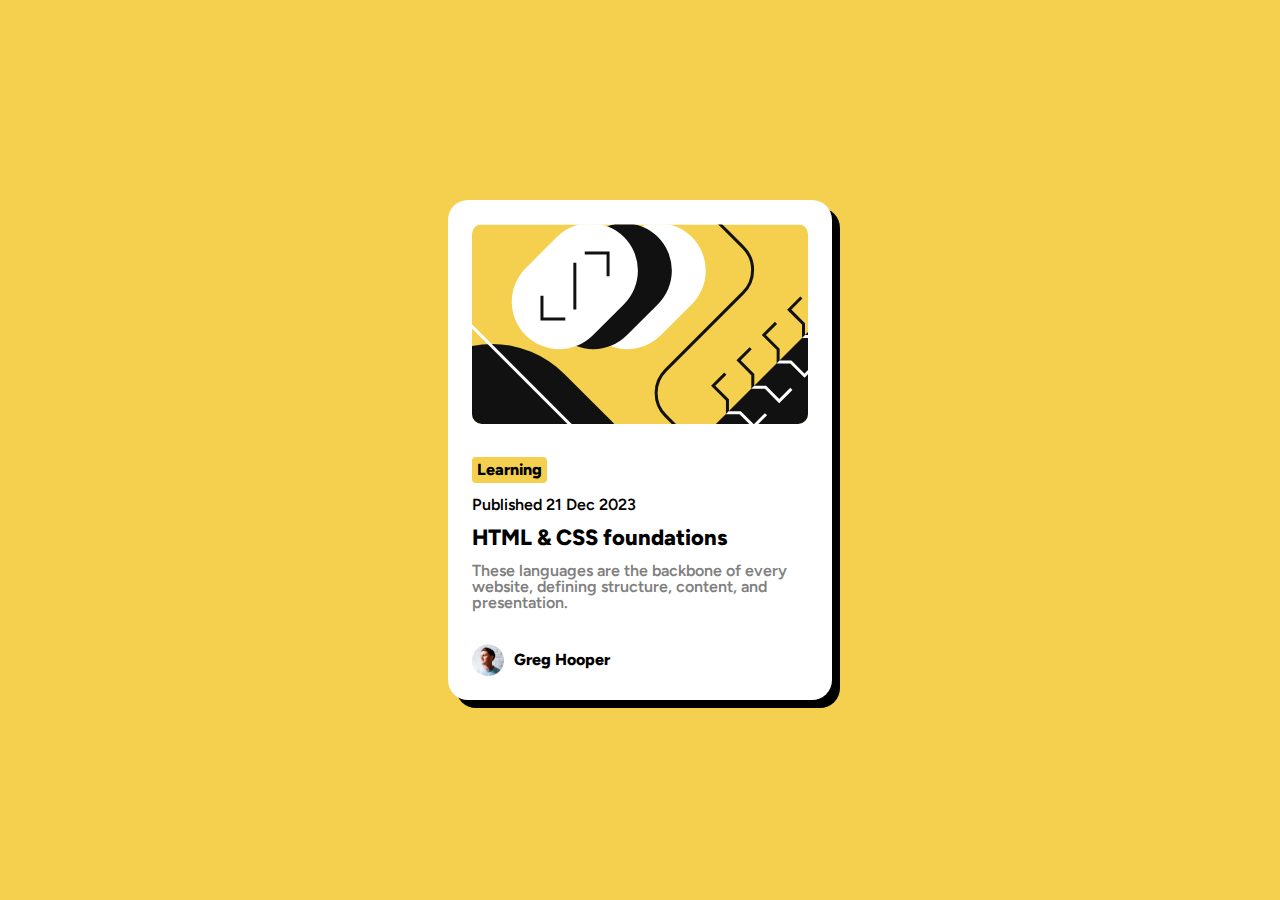
<file: blog preview card/index.html>
<!DOCTYPE html>
<html lang="en">
  <head>
    <meta charset="UTF-8" />
    <meta name="viewport" content="width=device-width, initial-scale=1.0" />
    <title>blog preview card</title>
    <link rel="stylesheet" href="style.css" />
    <link rel="stylesheet" href="../reset.css" />
    <link
      rel="shortcut icon"
      href="assets/images/favicon-32x32.png"
      type="image/x-icon"
    />
  </head>
  <body>
    <section class="container">
      <div class="picture">
        <img
          src="assets/images/illustration-article.svg"
          alt="a background design"
        />
      </div>
      <section class="txt-content">
        <p>Learning</p>
        <p>Published 21 Dec 2023</p>
        <h1>HTML & CSS foundations</h1>
        <h5>
          These languages are the backbone of every website, defining structure,
          content, and presentation.
        </h5>
      </section>
      <div class="profile">
        <img
          src="assets/images/image-avatar.webp"
          alt="profile picture of Greg Hooper"
        />
        <p>Greg Hooper</p>
      </div>
    </section>
  </body>
</html>
</file>
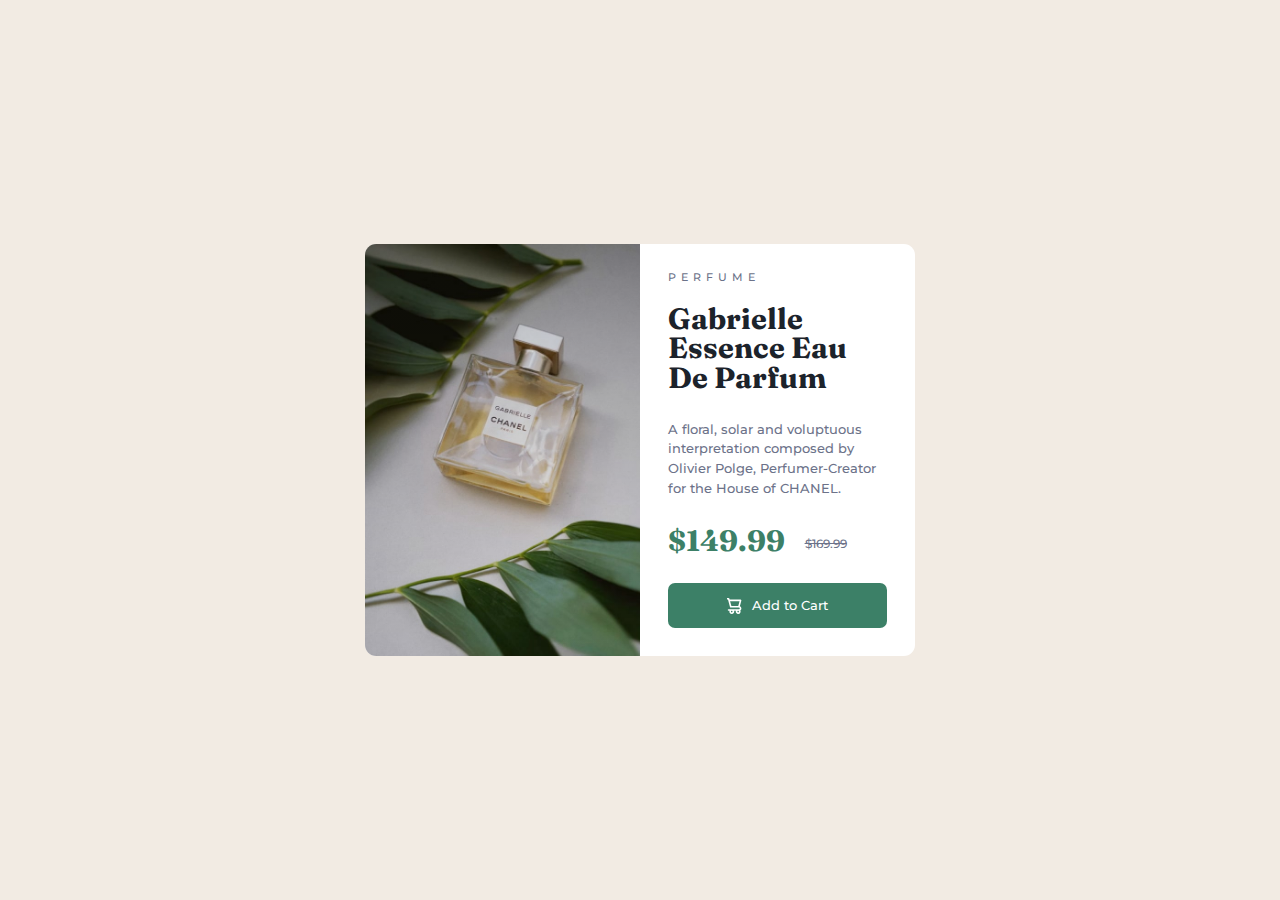
<file: product reveiew card/index.html>
<!DOCTYPE html>
<html lang="en">
  <head>
    <meta charset="UTF-8" />
    <meta name="viewport" content="width=device-width, initial-scale=1.0" />
    <!-- displays site properly based on user's device -->

    <link
      rel="icon"
      type="image/png"
      sizes="32x32"
      href="./images/favicon-32x32.png"
    />
    <link
      rel="stylesheet"
      href="https://cdnjs.cloudflare.com/ajax/libs/font-awesome/6.5.1/css/all.min.css"
    />
    <link rel="stylesheet" href="style.css" />
    <link rel="stylesheet" href="../reset.css" />
    <title>Frontend Mentor | Product preview card component</title>
    <link rel="preconnect" href="https://fonts.googleapis.com" />
    <link rel="preconnect" href="https://fonts.gstatic.com" crossorigin />
    <link
      href="https://fonts.googleapis.com/css2?family=Montserrat:ital,wght@0,100..900;1,100..900&display=swap"
      rel="stylesheet"
    />
    <link rel="preconnect" href="https://fonts.googleapis.com" />
    <link rel="preconnect" href="https://fonts.gstatic.com" crossorigin />
    <link
      href="https://fonts.googleapis.com/css2?family=Fraunces:ital,opsz,wght@0,9..144,100..900;1,9..144,100..900&family=Montserrat:ital,wght@0,100..900;1,100..900&display=swap"
      rel="stylesheet"
    />
  </head>
  <body>
    <div class="container">
      <div class="image-box">
        <div class="gradient"></div>
        <img src="images/image-product-mobile.jpg" class="mobile-only" />
        <img src="images/image-product-desktop.jpg" class="desktop-only" />
      </div>
      <section class="info">
        <p class="p-clr ff-2">PERFUME</p>
        <h1 class="heading heading-clr fw-bold ff-1">
          Gabrielle Essence Eau De Parfum
        </h1>
        <p class="p-clr ff-2">
          A floral, solar and voluptuous interpretation composed by Olivier
          Polge, Perfumer-Creator for the House of CHANEL.
        </p>
        <p>
          <b class="heading main-clr fw-bold ff-1">$149.99 </b
          ><s class="p-clr ff-2">$169.99</s>
        </p>
        <a href="#" class="ff-2">
          <img src="images/icon-cart.svg" /> Add to Cart
        </a>
      </section>
    </div>
  </body>
</html>
</file>
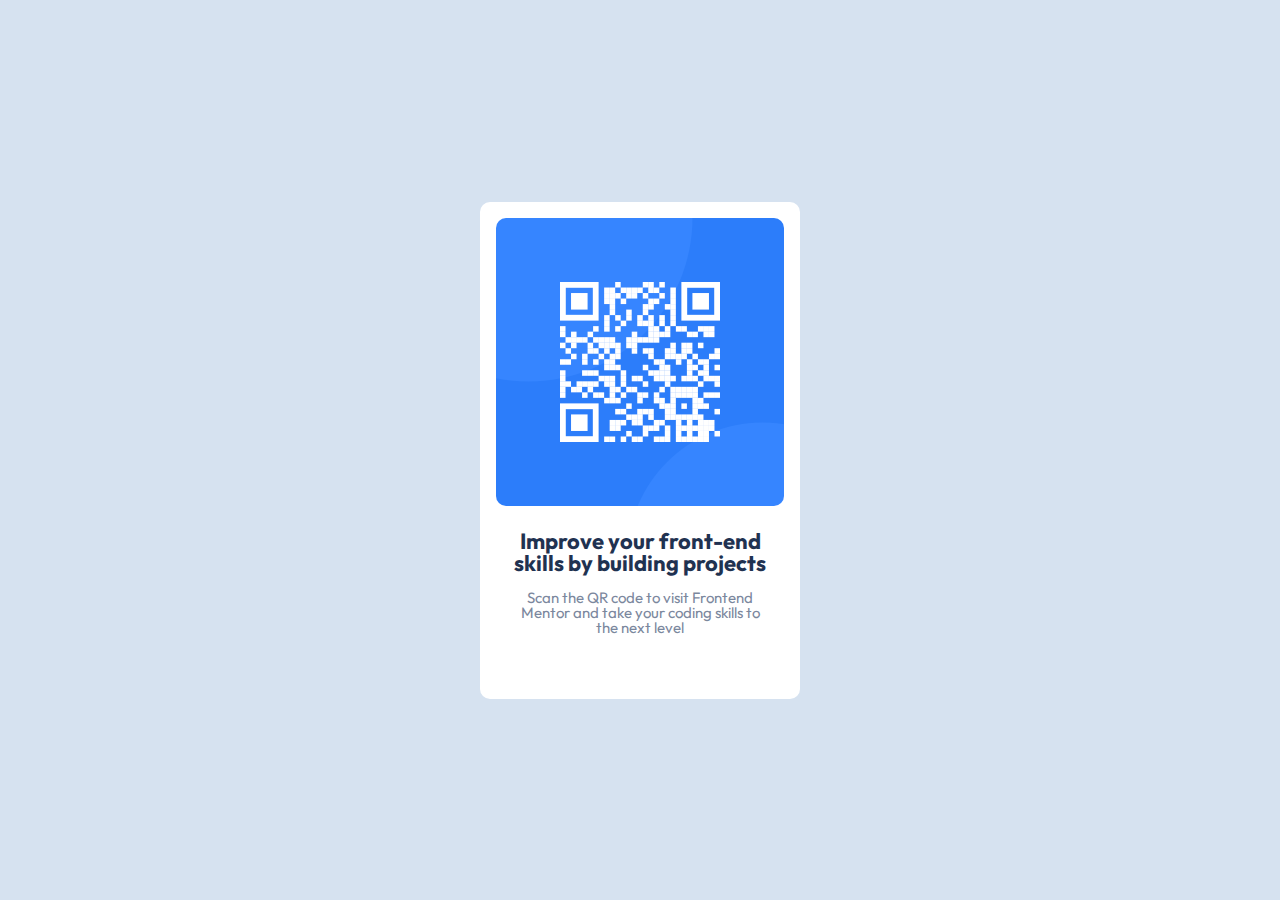
<file: QR code/index.html>
<!DOCTYPE html>
<html lang="en">
  <head>
    <meta charset="UTF-8" />
    <meta name="viewport" content="width=device-width, initial-scale=1.0" />
    <title>qr-component</title>
    <link rel="stylesheet" href="style.css" />
    <link rel="stylesheet" href="../reset.css" />
    <link
      rel="shortcut icon"
      href="images/favicon-32x32.png"
      type="image/x-icon"
    />
    <link rel="preconnect" href="https://fonts.googleapis.com" />
    <link rel="preconnect" href="https://fonts.gstatic.com" crossorigin />
    <link
      href="https://fonts.googleapis.com/css2?family=Outfit:wght@100..900&display=swap"
      rel="stylesheet"
    />
  </head>
  <body>
    <div class="container">
      <div class="qr-code">
        <img src="images/image-qr-code.png" alt="a picture of a qr qr-code" />
      </div>
      <div class="text-content">
        <h1>Improve your front-end skills by building projects</h1>
        <p>
          Scan the QR code to visit Frontend Mentor and take your coding skills
          to the next level
        </p>
      </div>
    </div>
  </body>
</html>
</file>
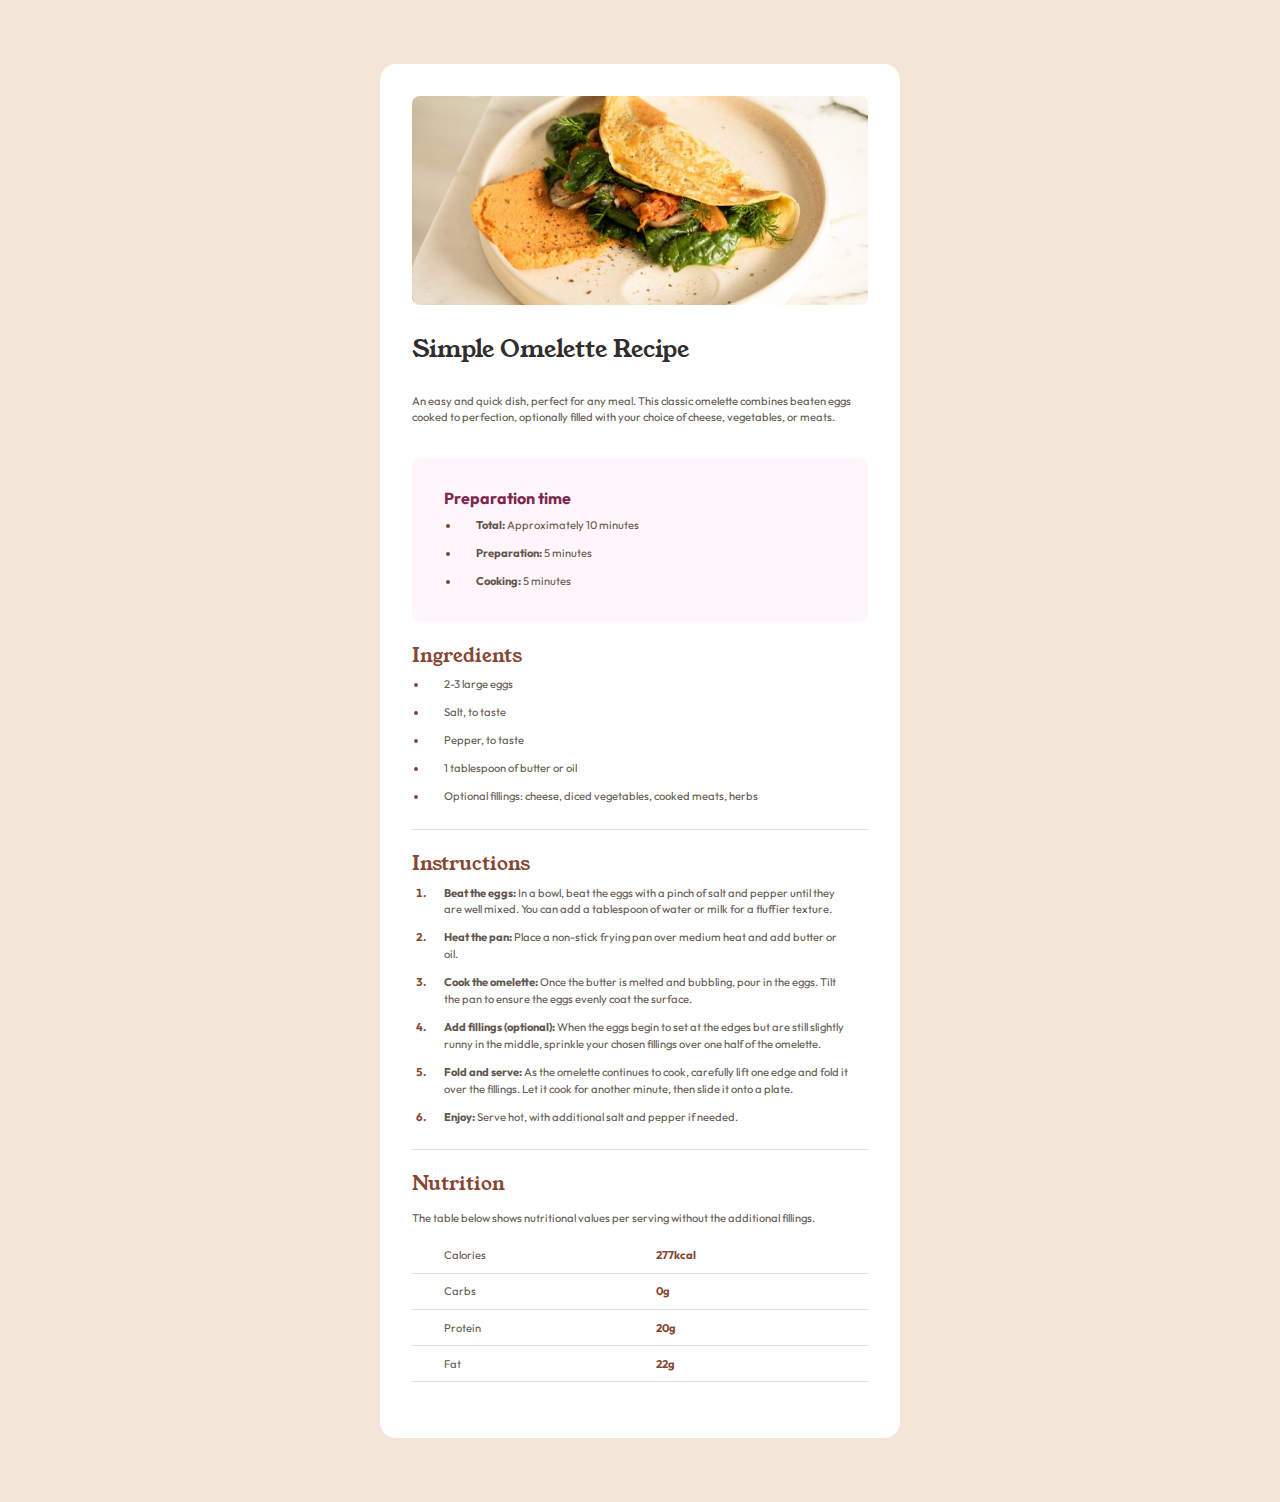
<file: recipe page/index.html>
<!DOCTYPE html>
<html lang="en">
  <head>
    <meta charset="UTF-8" />
    <meta name="viewport" content="width=device-width, initial-scale=1.0" />
    <link rel="stylesheet" href="../reset.css" />
    <link rel="stylesheet" href="style.css" />
    <link
      rel="icon"
      type="image/png"
      sizes="32x32"
      href="./assets/images/favicon-32x32.png"
    />
    <title>Frontend Mentor | Recipe page</title>
  </head>
  <body>
    <div class="container">
      <img src="assets/images/image-omelette.jpeg" alt="" />
      <section class="introduction">
        <h1 class="font-family font-size-h title-clr">
          Simple Omelette Recipe
        </h1>
        <p class="p-clr">
          An easy and quick dish, perfect for any meal. This classic omelette
          combines beaten eggs cooked to perfection, optionally filled with your
          choice of cheese, vegetables, or meats.
        </p>
        <div class="prep-time">
          <h6 class="sub-heading-clr fw-bold">Preparation time</h6>
          <ul role="list" class="ul">
            <li><b>Total: </b> Approximately 10 minutes</li>
            <li><b>Preparation: </b>5 minutes</li>
            <li><b>Cooking: </b>5 minutes</li>
          </ul>
        </div>
      </section>

      <section class="ingredients">
        <ul role="list" class="ul">
          <lh class="heading-clr font-family font-size-sh">Ingredients</lh>
          <li>2-3 large eggs</li>
          <li>Salt, to taste</li>
          <li>Pepper, to taste</li>
          <li>1 tablespoon of butter or oil</li>
          <li>
            Optional fillings: cheese, diced vegetables, cooked meats, herbs
          </li>
        </ul>
      </section>
      <hr class="hr-clr" />
      <section class="Instructions">
        <h4 class="heading-clr font-family font-size-sh">Instructions</h4>
        <ul role="list" class="ol">
          <li>
            <b> Beat the eggs:</b> In a bowl, beat the eggs with a pinch of salt
            and pepper until they are well mixed. You can add a tablespoon of
            water or milk for a fluffier texture.
          </li>
          <li>
            <b> Heat the pan:</b> Place a non-stick frying pan over medium heat
            and add butter or oil.
          </li>
          <li>
            <b> Cook the omelette:</b> Once the butter is melted and bubbling,
            pour in the eggs. Tilt the pan to ensure the eggs evenly coat the
            surface.
          </li>
          <li>
            <b> Add fillings (optional):</b> When the eggs begin to set at the
            edges but are still slightly runny in the middle, sprinkle your
            chosen fillings over one half of the omelette.
          </li>
          <li>
            <b>Fold and serve: </b>As the omelette continues to cook, carefully
            lift one edge and fold it over the fillings. Let it cook for another
            minute, then slide it onto a plate.
          </li>
          <li>
            <b>Enjoy:</b> Serve hot, with additional salt and pepper if needed.
          </li>
        </ul>
      </section>
      <hr class="hr-clr" />
      <section class="nutrition">
        <h4 class="heading-clr font-family font-size-sh">Nutrition</h4>
        <p>
          The table below shows nutritional values per serving without the
          additional fillings.
        </p>
        <ul>
          <li>
            Calories
            <i> 277kcal</i>
          </li>
          <li>
            Carbs
            <i> 0g</i>
          </li>
          <li>
            Protein
            <i> 20g</i>
          </li>
          <li>
            Fat
            <i>22g</i>
          </li>
        </ul>
      </section>
    </div>
  </body>
</html>
</file>
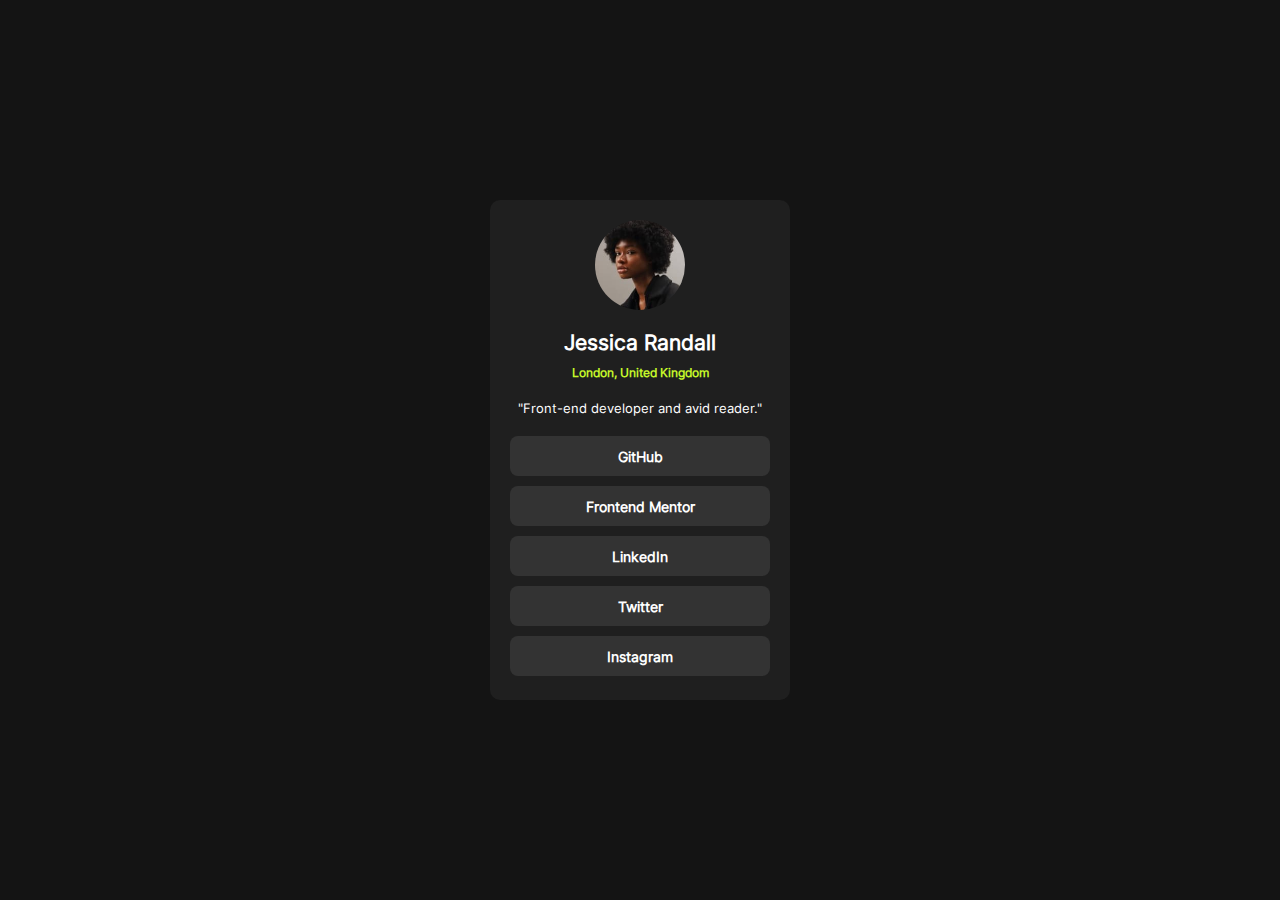
<file: social links/index.html>
<!DOCTYPE html>
<html lang="en">
  <head>
    <meta charset="UTF-8" />
    <meta name="viewport" content="width=device-width, initial-scale=1.0" />
    <title>social links</title>
    <link rel="stylesheet" href="style.css" />
    <link rel="stylesheet" href="reset.css" />
    <link
      rel="shortcut icon"
      href="assets/images/favicon-32x32.png"
      type="image/x-icon"
    />
  </head>
  <body>
    <div class="container">
      <section class="profile">
        <img
          src="assets/images/avatar-jessica.jpeg"
          alt="profile picture of Jessica Randall"
        />
        <h3>Jessica Randall</h3>
        <h4>London, United Kingdom</h4>
      </section>
      <section class="social-media">
        <p>"Front-end developer and avid reader."</p>
        <ul>
          <li><a href="">GitHub</a></li>
          <li><a href="">Frontend Mentor</a></li>
          <li><a href="">LinkedIn</a></li>
          <li><a href="">Twitter</a></li>
          <li><a href="">Instagram</a></li>
        </ul>
      </section>
    </div>
  </body>
</html>
</file>
<file: blog preview card/style.css>
:root {
  --main-clr: hsl(47, 88%, 63%);
  --neutral-clr: hsl(0, 0%, 100%);
  --h-clr: hsl(0, 0%, 7%);
  --p-clr: hsl(0, 0%, 50%);

  --fs-xs: 12px;
  --fs-s: 14px;
  --fs-m: 20px;

  --fw-semi-bold: 500;
  --fw-bold: 800;

  --space: var(--fs-xs);
  font-family: "fig-tree-bold";
}

@font-face {
  font-family: fig-tree-bold;
  src: url(assets/fonts/static/Figtree-ExtraBold.ttf);
}
@font-face {
  font-family: fig-tree-semi-bold;
  src: url(assets/fonts/static/Figtree-SemiBold.ttf);
}

body {
  height: 100vh;
  background-color: var(--main-clr);
  display: flex;
  justify-content: center;
  align-items: center;
}

.container {
  background-color: var(--neutral-clr);
  width: 327px;
  height: 500px;
  padding: 24px;
  border-radius: 20px;
  display: flex;
  flex-direction: column;
  justify-content: space-between;
  box-shadow: 8px 8px #000;
  transition: box-shadow 0.5s;
}
.container:hover {
  box-shadow: 16px 16px #000;
}

.picture img {
  height: 200px;
  width: 100%;
  object-fit: cover;
  border-radius: 10px;
}

.txt-content > *:not(:first-child) {
  margin-top: var(--space);
}
.txt-content p:nth-child(1) {
  display: inline-block;
  background-color: var(--main-clr);
  padding: 5px;
  border-radius: 4px;
}
.txt-content p:nth-child(2) {
  font-size: var(--fs-s);
  font-family: "fig-tree-semi-bold";
}
.txt-content h1 {
  font-size: var(--fs-m);
  font-weight: var(--fw-bold);
  transition: color 0.5s;
}
.txt-content h1:hover {
  color: var(--main-clr);
}
.txt-content h5 {
  color: var(--p-clr);
  font-family: "fig-tree-semi-bold";
  font-size: var(--fs-s);
}

.profile {
  display: flex;
  align-items: center;
}
.profile img {
  width: 32px;
}
.profile p {
  font-size: var(--fs-s);
  font-weight: var(--fw-bold);
  margin-left: 10px;
}

@media screen and (min-width: 768px) {
  :root {
    --fs-xs: 14px;
    --fs-s: 16px;
    --fs-m: 22px;
  }
  .container {
    width: 384px;
  }

  .txt-content h5 {
    font-size: 16px;
  }
}
</file>
<file: product reveiew card/style.css>
:root {
  --Darkcyan: hsl(158, 36%, 37%);
  --Cream: hsl(30, 38%, 92%);
  --Verydarkblue: hsl(212, 21%, 14%);
  --Darkgrayishblue: hsl(228, 12%, 48%);
  --White: hsl(0, 0%, 100%);

  --ff-fraunces: "Fraunces", serif;
  --ff-montserrat: "Montserrat", serif;

  font-size: 14px;
  font-weight: 500;
}

.desktop-only {
  display: none;
}
.mobile-only {
  display: block;
}

body {
  background-color: var(--Cream);
  height: 100vh;
  display: flex;
  justify-content: center;
  align-items: center;
}
.container {
  font-family: "Montserrat", serif;
  background: var(--White);
  display: flex;
  flex-direction: column;
  width: 335px;
  border-radius: 0.8rem;
}
.image-box {
  position: relative;
  width: 100%;
  height: fit-content;
  border-radius: 0.8rem 0.8em 0 0;
  overflow: hidden;
}
.gradient {
  position: absolute;
  width: 100%;
  height: 100%;
  background: linear-gradient(rgba(0, 0, 0, 0.2), transparent);
}
.info {
  padding: 1.5rem;
}
.info p:nth-child(1) {
  letter-spacing: 5px;
}
.info h1 {
  margin-block: 1rem;
}
.info p:nth-child(3) {
  line-height: 1.5;
  margin-bottom: 1.5rem;
}
.info p:nth-child(4) {
  display: flex;
  align-items: center;
  gap: 1rem;
}

.info a {
  color: var(--White);
  display: flex;
  align-items: center;
  justify-content: center;
  gap: 1rem;
  background-color: var(--Darkcyan);
  padding: 1em;
  margin-top: 1rem;
  border-radius: 0.5rem;
}

@media screen and (min-width: 768px) {
  .desktop-only {
    display: block;
  }
  .mobile-only {
    display: none;
  }
  .container {
    flex-direction: row;
    width: 550px;
    font-size: 13px;
  }
  .image-box {
    border-radius: 0.8rem 0 0 0.8rem;
    width: 50%;
    height: 100%;
  }
  .info {
    width: 50%;
    padding: 1rem 2rem 1rem;
  }
  .info p:nth-child(1) {
    font-size: 11px;
    margin-block: 1rem 1.5rem;
  }
  .info p:nth-child(3) {
    font-size: 0.93rem;
    margin-block: 2rem;
    line-height: 1.5;
  }
  .info p:nth-child(4) {
    margin-bottom: 2rem;
  }
  .info s {
    font-size: 0.85rem;
    margin-left: 0.4rem;
    margin-top: 0.4rem;
  }
  .info a {
    padding: 1.1em 2em;
    gap: 10px;
  }
  .info a:hover {
    background-color: hsl(156, 42%, 18%);
  }
}

/* Utility classes */

.ff-1 {
  font-family: var(--ff-fraunces);
}
.ff-2 {
  font-family: var(--ff-montserrat);
}
.heading-clr {
  color: var(--Verydarkblue);
}
.p-clr {
  color: var(--Darkgrayishblue);
}
.main-clr {
  color: var(--Darkcyan);
}
.heading {
  font-size: 2.1rem;
}
.fw-bold {
  font-weight: 700;
}
</file>
<file: QR code/style.css>
:root {
  font-family: "Outfit", sans-serif;

  --fs-h: 22px;
  --fs-p: 15px;

  --color-bg: hsl(212, 45%, 89%);
  --color-bg-2: hsl(0, 0%, 100%);
  --color-h: hsl(218, 44%, 22%);
  --color-p: hsl(220, 15%, 55%);

  --space-16: 16px;

  --border-radius: 10px;

  --fw-regular: 400;
  --fw-bold: 700;
}

body {
  display: flex;
  height: 100vh;
  justify-content: center;
  align-items: center;
  background-color: var(--color-bg);
}
.container {
  width: 320px;
  height: 497px;
  background-color: var(--color-bg-2);
  border-radius: var(--border-radius);
  padding: 16px;
}
.qr-code img {
  border-radius: var(--border-radius);
}

.text-content {
  margin-top: 24px;
  text-align: center;
}
.text-content h1 {
  font-size: var(--fs-h);
  font-weight: var(--fw-bold);
  color: var(--color-h);
}
.text-content p {
  font-size: var(--fs-p);
  font-weight: var(--fw-regular);
  color: var(--color-p);
  margin: 16px;
}
</file>
<file: recipe page/style.css>
:root {
  --primary-clr: hsl(14, 45%, 36%);
  --secondary-clr: hsl(332, 51%, 32%);

  --neutral-clr-1: hsl(0, 0%, 100%);
  --neutral-clr-2: hsl(330, 100%, 98%);
  --neutral-clr-3: hsl(30, 54%, 90%);
  --neutral-clr-4: hsl(30, 18%, 87%);
  --neutral-clr-5: hsl(30, 10%, 34%);
  --neutral-clr-6: hsl(24, 5%, 18%);

  --fz-h: 2rem;
  --fz-sh: 1.5rem;

  --fw-normal: 400;
  --fw-semi-bold: 700;

  font-family: outfit;
  color: var(--neutral-clr-5);
}

@font-face {
  font-family: young-serif;
  src: url(assets/fonts/young-serif/YoungSerif-Regular.ttf);
}
@font-face {
  font-family: outfit;
  src: url(assets/fonts/outfit/Outfit-VariableFont_wght.ttf);
}

/* Default Styling */

.prep-time b,
.Instructions b {
  color: var(--neutral-clr-5);
  font-weight: var(--fw-semi-bold);
}

.nutrition i {
  color: var(--primary-clr);
  font-weight: var(--fw-semi-bold);
}

li::marker {
  color: var(--primary-clr);
  font-weight: var(--fw-semi-bold);
}

/* Styling */

body {
  display: flex;
  justify-content: center;
  align-items: center;
  background-color: var(--neutral-clr-3);
}

.container {
  background: url(assets/images/image-omelette.jpeg) no-repeat top;
  background-size: contain;
  max-width: 520px;
  background-color: var(--neutral-clr-1);
  padding: 2rem;
  font-size: 0.99rem;
}

.container img {
  border-radius: 0.5rem;
  opacity: 0;
}

.introduction h1 {
  margin-block: 2rem;
}
.introduction p {
  line-height: 1.5;
  margin-bottom: 2rem;
}

.prep-time {
  background: var(--neutral-clr-2);
  padding: 2rem;
  border-radius: 0.5rem;
}
.prep-time h6 {
  font-size: 1rem;
}
.prep-time ul li,
.ingredients ul li,
.Instructions ul li {
  padding: 1em 1rem 0;
  margin-left: 1rem;
  line-height: 1.5;
}

.ingredients,
.Instructions,
.nutrition {
  margin-block: 1.5rem;
}

.nutrition h4 {
  margin-block: 1rem;
}
.nutrition p {
  line-height: 1.5;
  margin-bottom: 1em;
}
.nutrition ul li {
  display: grid;
  grid-template-columns: repeat(2, 1fr);
  grid-template-rows: repeat(4, 0.5rem);
  border-bottom: 1px solid var(--neutral-clr-4);
  padding-top: 1rem;
  padding-left: 2rem;
}

@media screen and (min-width: 768px) {
  :root {
    --fz-h: 1.5rem;
    --fz-sh: 1.2rem;
  }

  .container {
    background: none;
    margin-block: 5%;
    font-size: 0.7rem;
    background-color: var(--neutral-clr-1);
    border-radius: 1rem;
  }

  .container img {
    opacity: 1;
  }

  .nutrition ul li {
    display: grid;
    grid-template-columns: repeat(2, 1fr);
    grid-template-rows: repeat(4, 0.3rem);
    border-bottom: 1px solid var(--neutral-clr-4);
    align-items: center;
    padding-left: 2rem;
  }
}

/* Utility Classes */

.font-family {
  font-family: young-serif;
}

.font-size-h {
  font-size: var(--fz-h);
}
.font-size-sh {
  font-size: var(--fz-sh);
}

.title-clr {
  color: var(--neutral-clr-6);
}
.heading-clr {
  color: var(--primary-clr);
}
.sub-heading-clr {
  color: var(--secondary-clr);
}
.p-clr {
  color: var(--neutral-clr-5);
}
.hr-clr {
  border: 0;
  border-top: 1px solid var(--neutral-clr-4);
}
.b-clr {
  color: var(--neutral-clr-5);
}

.fw-bold {
  font-weight: var(--fw-semi-bold);
}

.space {
  margin-top: var(--space);
}

.ul li {
  list-style: disc;
}
.ol li {
  list-style: decimal;
}
</file>
<file: social links/style.css>
@font-face {
  font-family: inter;
  src: url(assets/fonts/static/Inter-Regular.ttf);
}
:root {
  --main-clr: hsl(75, 94%, 57%);
  --txt-clr: hsl(0, 0%, 100%);
  --bg-clr: hsl(0, 0%, 8%);

  --neutral-clr1: hsl(0, 0%, 12%);
  --neutral-clr2: hsl(0, 0%, 20%);

  font-size: 14px;

  --fw-normal: 400;
  --fw-semi-bold: 600;
  --fw-bold: 700;

  font-family: inter;
}

body {
  height: 100vh;
  background-color: var(--bg-clr);
  display: flex;
  justify-content: center;
  align-items: center;
  overflow: hidden;
}
.container {
  width: 300px;
  height: 500px;
  background: var(--neutral-clr1);
  border-radius: 10px;
  padding: 20px;
  color: var(--txt-clr);
}
.profile {
  display: flex;
  flex-direction: column;
  justify-content: space-between;
  align-items: center;
}
.profile img {
  border-radius: 50%;
  margin-bottom: 20px;
  width: 90px;
  height: 90px;
}
.profile h3 {
  font-weight: var(--fw-semi-bold);
  font-size: 1.5rem;
  margin-bottom: 10px;
}
.profile h4 {
  color: var(--main-clr);
  font-weight: var(--fw-semi-bold);
  font-size: 12px;
}

.social-media {
  display: flex;
  flex-direction: column;
}
.social-media p {
  margin-block: 20px;
  text-align: center;
  font-size: 13px;
}
.social-media ul {
  display: flex;
  flex-direction: column;
  gap: 10px;
}
.social-media li {
  width: 100%;
  height: 40px;
  font-weight: var(--fw-semi-bold);
  background-color: var(--neutral-clr2);
  border-radius: 8px;
  transition: background-color 0.5s;
}
.social-media li:hover {
  background-color: var(--main-clr);
  color: black;
}
.social-media a {
  width: 100%;
  height: 100%;
  display: inline-flex;
  justify-content: center;
  align-items: center;
}
</file>
